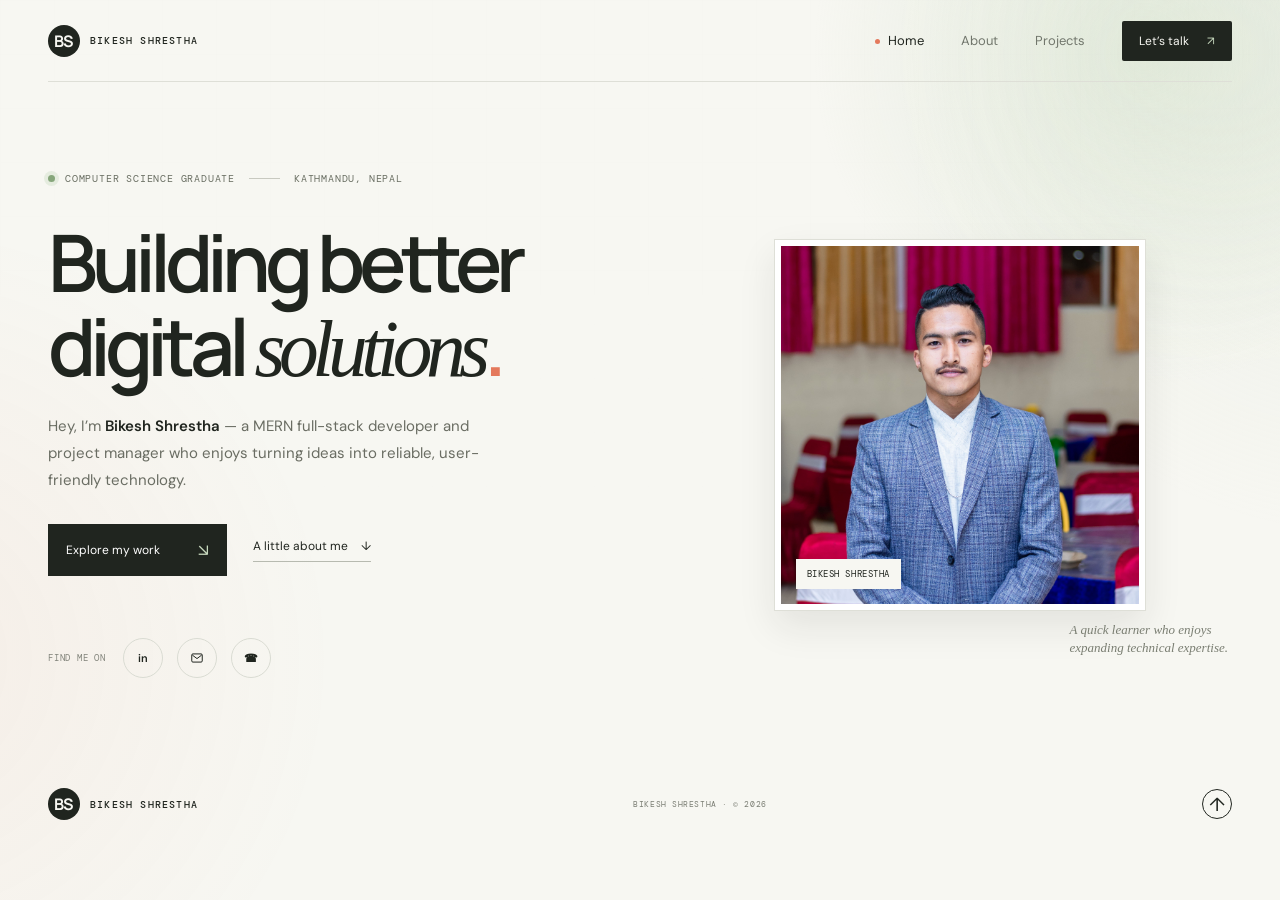
<file: index.html>
<!doctype html>
<html lang="en">
<head>
  <meta charset="utf-8">
  <meta name="viewport" content="width=device-width, initial-scale=1">
  <meta name="theme-color" content="#f7f7f2">
  <meta name="description" content="The portfolio of Bikesh Shrestha, Computer Science graduate, MERN full-stack developer, and project manager in Kathmandu, Nepal.">
  <title>Bikesh Shrestha — Portfolio</title>
  <link rel="preconnect" href="https://fonts.googleapis.com">
  <link rel="preconnect" href="https://fonts.gstatic.com" crossorigin>
  <link href="https://fonts.googleapis.com/css2?family=DM+Mono:wght@400;500&family=DM+Sans:wght@400;500;600;700&family=Manrope:wght@400;500;600;700;800&display=swap" rel="stylesheet">
  <link rel="stylesheet" href="styles.css">
  <script src="script.js" defer></script>
</head>
<body>
  <header class="site-header">
    <a class="brand" href="index.html" aria-label="Bikesh Shrestha home"><span class="brand-mark">BS</span><span>BIKESH SHRESTHA</span></a>
    <button class="menu-toggle" aria-expanded="false" aria-controls="site-nav" aria-label="Open navigation"><span></span><span></span></button>
    <nav id="site-nav" class="site-nav" aria-label="Main navigation">
      <a class="nav-link active" href="index.html">Home</a>
      <a class="nav-link" href="about.html">About</a>
      <a class="nav-link" href="projects.html">Projects</a>
      <a class="nav-contact" href="mailto:bikeshrestha777@gmail.com">Let’s talk <span>↗</span></a>
    </nav>
  </header>
  <main id="top">
    <section class="hero section-wrap" id="home">
      <div class="hero-copy">
        <p class="eyebrow"><span class="status-dot"></span> COMPUTER SCIENCE GRADUATE <span class="eyebrow-line"></span> KATHMANDU, NEPAL</p>
        <h1>Building better<br>digital <span class="serif-word">solutions</span><span class="accent">.</span></h1>
        <p class="hero-intro">Hey, I’m <strong>Bikesh Shrestha</strong> — a MERN full-stack developer and project manager who enjoys turning ideas into reliable, user-friendly technology.</p>
        <div class="hero-actions"><a class="button button-dark" href="projects.html">Explore my work <span>↘</span></a><a class="text-link" href="about.html">A little about me <span>↓</span></a></div>
        <div class="social-row" aria-label="Contact and social links">
          <span class="social-label">FIND ME ON</span>
          <a href="https://linkedin.com/in/bikesh-shrestha-b52650291" target="_blank" rel="noreferrer" aria-label="LinkedIn">in</a>
          <a href="mailto:bikeshrestha777@gmail.com" aria-label="Email"><svg viewBox="0 0 24 24" aria-hidden="true"><rect x="3" y="5" width="18" height="14" rx="2"/><path d="m4 7 8 6 8-6"/></svg></a>
          <a href="tel:+9779823297935" aria-label="Call Bikesh"><span>☎</span></a>
        </div>
      </div>
      <div class="hero-art">
        <div class="portrait-frame"><img class="portrait-photo" src="8CP_5719-min.jpg" alt="Portrait of Bikesh Shrestha"><span class="photo-name">BIKESH SHRESTHA</span></div>
        <span class="art-caption">A quick learner who enjoys<br>expanding technical expertise.</span>
      </div>
    </section>
  </main>
  <footer class="site-footer section-wrap"><a class="brand" href="index.html"><span class="brand-mark">BS</span><span>BIKESH SHRESTHA</span></a><span>BIKESH SHRESTHA · © <span id="year">2026</span></span><a class="back-to-top" href="#top" aria-label="Back to top">↑</a></footer>
</body>
</html>
</file>
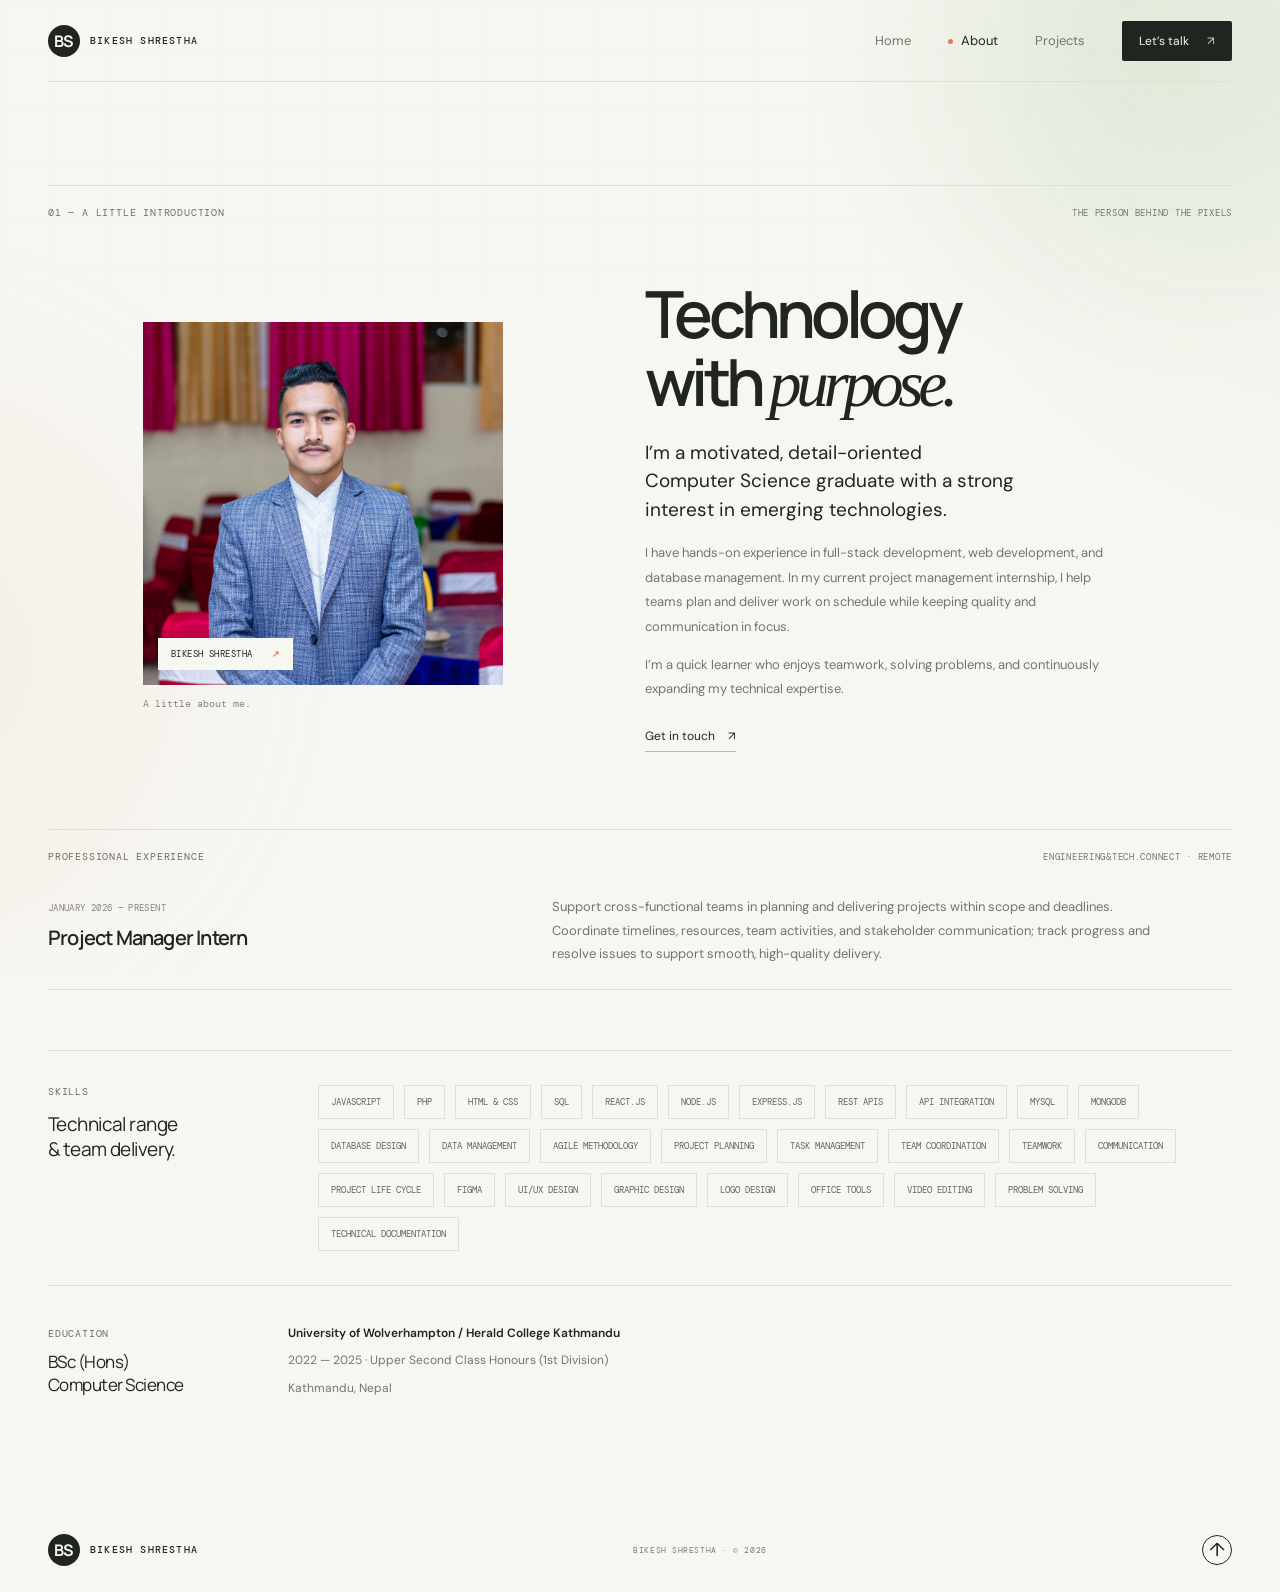
<file: about.html>
<!doctype html>
<html lang="en">
<head>
  <meta charset="utf-8">
  <meta name="viewport" content="width=device-width, initial-scale=1">
  <meta name="theme-color" content="#f7f7f2">
  <meta name="description" content="Get to know Bikesh Shrestha, his approach, skills, and favorite tools.">
  <title>About — Bikesh Shrestha</title>
  <link rel="preconnect" href="https://fonts.googleapis.com">
  <link rel="preconnect" href="https://fonts.gstatic.com" crossorigin>
  <link href="https://fonts.googleapis.com/css2?family=DM+Mono:wght@400;500&family=DM+Sans:wght@400;500;600;700&family=Manrope:wght@400;500;600;700;800&display=swap" rel="stylesheet">
  <link rel="stylesheet" href="styles.css">
  <script src="script.js" defer></script>
</head>
<body>
  <header class="site-header">
    <a class="brand" href="index.html"><span class="brand-mark">BS</span><span>BIKESH SHRESTHA</span></a>
    <button class="menu-toggle" aria-expanded="false" aria-controls="site-nav" aria-label="Open navigation"><span></span><span></span></button>
    <nav id="site-nav" class="site-nav" aria-label="Main navigation">
      <a class="nav-link" href="index.html">Home</a><a class="nav-link active" href="about.html">About</a><a class="nav-link" href="projects.html">Projects</a>
      <a class="nav-contact" href="mailto:bikeshrestha777@gmail.com">Let’s talk <span>↗</span></a>
    </nav>
  </header>
  <main class="page-main section-wrap" id="top">
    <section class="about">
      <div class="section-heading"><p class="eyebrow">01 — A LITTLE INTRODUCTION</p><span class="heading-aside">THE PERSON BEHIND THE PIXELS</span></div>
      <div class="about-grid">
        <div class="about-image-wrap"><div class="about-image"><img class="about-photo" src="8CP_5719-min.jpg" alt="Portrait of Bikesh Shrestha"><span class="image-badge">BIKESH SHRESTHA <b>↗</b></span></div><span class="image-footnote">A little about me.</span></div>
        <div class="about-copy"><h2>Technology<br>with <span class="serif-word">purpose.</span></h2><p class="about-lead">I’m a motivated, detail-oriented Computer Science graduate with a strong interest in emerging technologies.</p><p class="body-copy">I have hands-on experience in full-stack development, web development, and database management. In my current project management internship, I help teams plan and deliver work on schedule while keeping quality and communication in focus.</p><p class="body-copy">I’m a quick learner who enjoys teamwork, solving problems, and continuously expanding my technical expertise.</p><a class="text-link underlined" href="mailto:bikeshrestha777@gmail.com">Get in touch <span>↗</span></a></div>
      </div>
      <div class="resume-experience"><div class="section-heading"><p class="eyebrow">PROFESSIONAL EXPERIENCE</p><span class="heading-aside">ENGINEERING&amp;TECH.CONNECT · REMOTE</span></div><article class="resume-role"><div><span class="role-date">JANUARY 2026 — PRESENT</span><h3>Project Manager Intern</h3></div><p>Support cross-functional teams in planning and delivering projects within scope and deadlines. Coordinate timelines, resources, team activities, and stakeholder communication; track progress and resolve issues to support smooth, high-quality delivery.</p></article></div>
      <div class="skills-band"><div class="skills-intro"><span class="eyebrow">SKILLS</span><span>Technical range<br>&amp; team delivery.</span></div><div class="skills-list"><span>JAVASCRIPT</span><span>PHP</span><span>HTML &amp; CSS</span><span>SQL</span><span>REACT.JS</span><span>NODE.JS</span><span>EXPRESS.JS</span><span>REST APIS</span><span>API INTEGRATION</span><span>MYSQL</span><span>MONGODB</span><span>DATABASE DESIGN</span><span>DATA MANAGEMENT</span><span>AGILE METHODOLOGY</span><span>PROJECT PLANNING</span><span>TASK MANAGEMENT</span><span>TEAM COORDINATION</span><span>TEAMWORK</span><span>COMMUNICATION</span><span>PROJECT LIFE CYCLE</span><span>FIGMA</span><span>UI/UX DESIGN</span><span>GRAPHIC DESIGN</span><span>LOGO DESIGN</span><span>OFFICE TOOLS</span><span>VIDEO EDITING</span><span>PROBLEM SOLVING</span><span>TECHNICAL DOCUMENTATION</span></div></div>
      <div class="tools-row"><div class="tools-title"><span class="eyebrow">EDUCATION</span><span>BSc (Hons)<br>Computer Science</span></div><div class="education-detail"><strong>University of Wolverhampton / Herald College Kathmandu</strong><span>2022 — 2025 · Upper Second Class Honours (1st Division)</span><span>Kathmandu, Nepal</span></div></div>
    </section>
  </main>
  <footer class="site-footer section-wrap"><a class="brand" href="index.html"><span class="brand-mark">BS</span><span>BIKESH SHRESTHA</span></a><span>BIKESH SHRESTHA · © <span id="year">2026</span></span><a class="back-to-top" href="#top" aria-label="Back to top">↑</a></footer>
</body>
</html>
</file>
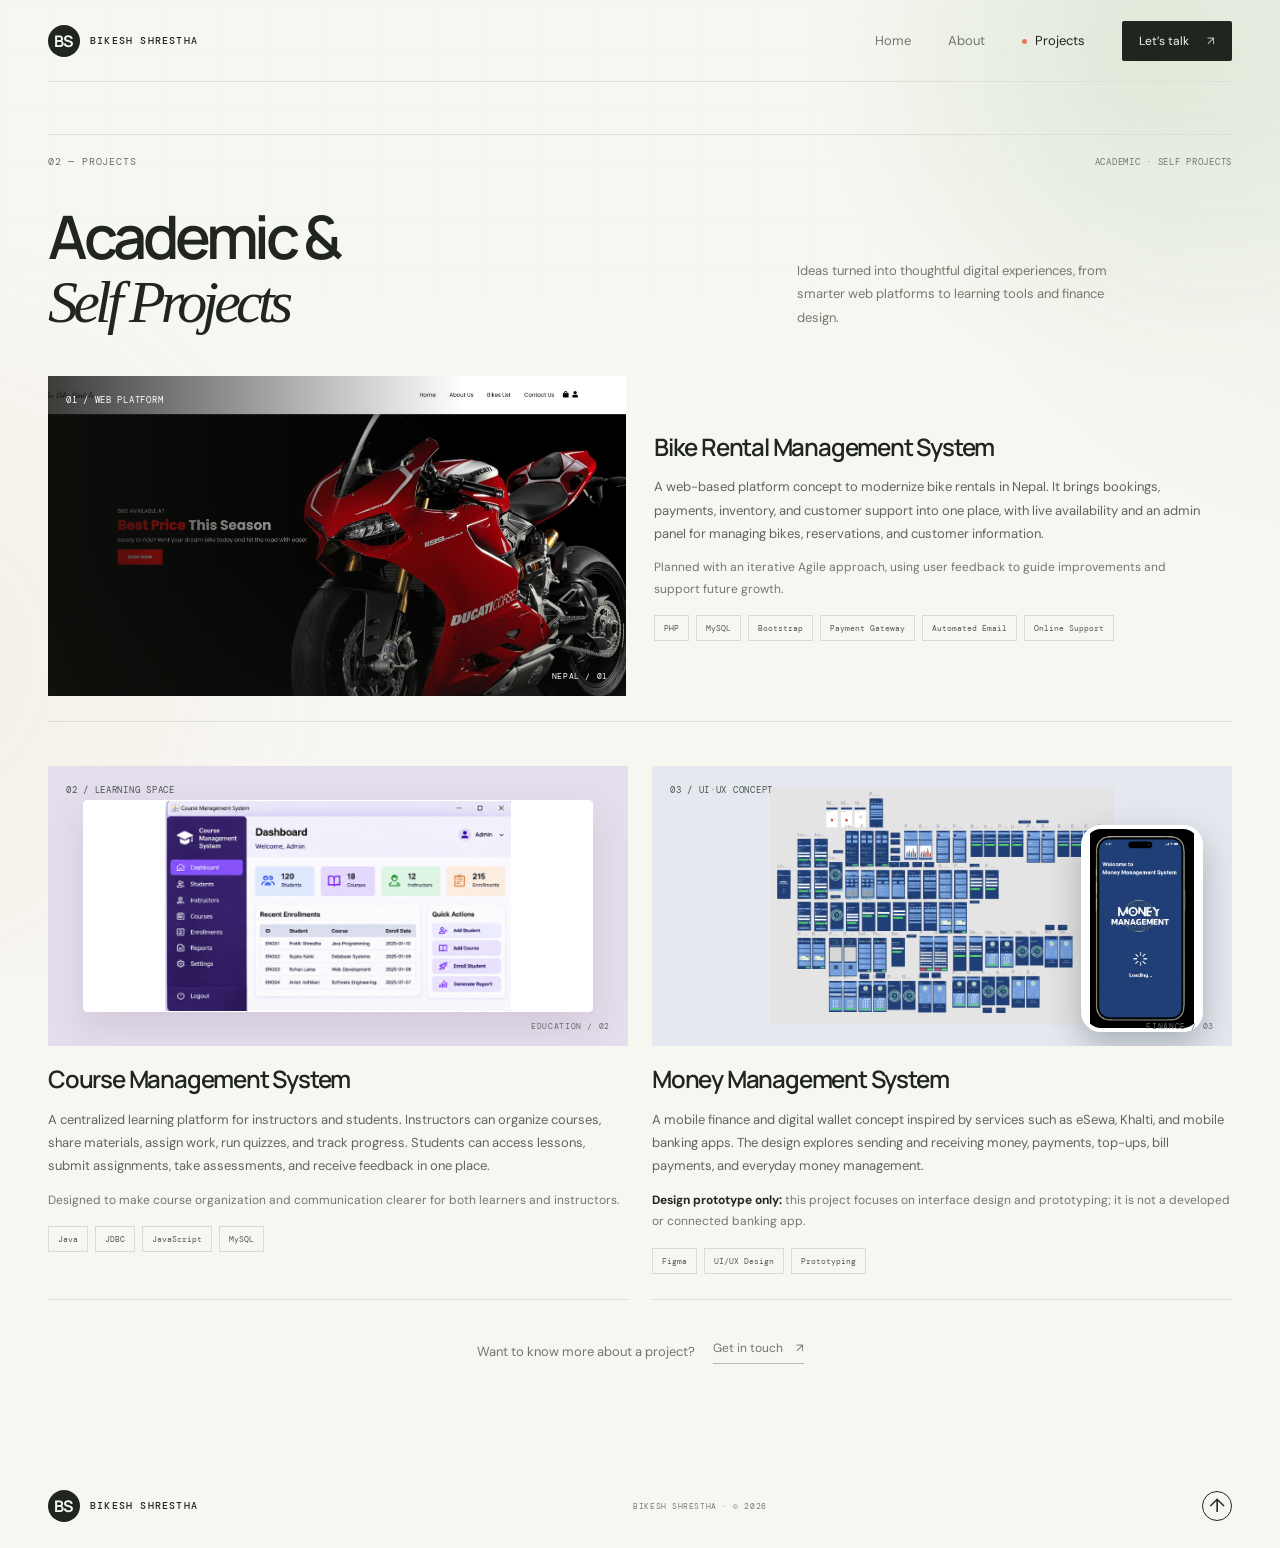
<file: projects.html>
<!doctype html>
<html lang="en">
<head>
  <meta charset="utf-8">
  <meta name="viewport" content="width=device-width, initial-scale=1">
  <meta name="theme-color" content="#f7f7f2">
  <meta name="description" content="Academic and self-initiated projects by Bikesh Shrestha.">
  <title>Academic &amp; Self Projects — Bikesh Shrestha</title>
  <link rel="preconnect" href="https://fonts.googleapis.com">
  <link rel="preconnect" href="https://fonts.gstatic.com" crossorigin>
  <link href="https://fonts.googleapis.com/css2?family=DM+Mono:wght@400;500&family=DM+Sans:wght@400;500;600;700&family=Manrope:wght@400;500;600;700;800&display=swap" rel="stylesheet">
  <link rel="stylesheet" href="styles.css">
  <script src="script.js" defer></script>
</head>
<body>
  <header class="site-header">
    <a class="brand" href="index.html"><span class="brand-mark">BS</span><span>BIKESH SHRESTHA</span></a>
    <button class="menu-toggle" aria-expanded="false" aria-controls="site-nav" aria-label="Open navigation"><span></span><span></span></button>
    <nav id="site-nav" class="site-nav" aria-label="Main navigation">
      <a class="nav-link" href="index.html">Home</a><a class="nav-link" href="about.html">About</a><a class="nav-link active" href="projects.html" aria-current="page">Projects</a>
      <a class="nav-contact" href="mailto:bikeshrestha777@gmail.com">Let’s talk <span>↗</span></a>
    </nav>
  </header>
  <main class="page-main section-wrap" id="top">
    <section class="projects academic-projects">
      <div class="section-heading"><p class="eyebrow">02 — PROJECTS</p><span class="heading-aside">ACADEMIC · SELF PROJECTS</span></div>
      <div class="projects-heading"><h1>Academic &amp;<br><span class="serif-word">Self Projects</span></h1><p>Ideas turned into thoughtful digital experiences, from smarter web platforms to learning tools and finance design.</p></div>
      <div class="academic-project-grid">
        <article class="academic-project academic-project-featured">
          <div class="academic-art bike-art">
            <img class="academic-photo bike-photo" src="Bike.jpg" alt="Bike rental website concept featuring a red motorcycle" fetchpriority="high" decoding="async">
            <span class="art-kicker">01 / WEB PLATFORM</span>
            <span class="art-index">NEPAL / 01</span>
          </div>
          <div class="academic-copy">
            <div class="academic-title"><h2>Bike Rental Management System</h2></div>
            <p>A web-based platform concept to modernize bike rentals in Nepal. It brings bookings, payments, inventory, and customer support into one place, with live availability and an admin panel for managing bikes, reservations, and customer information.</p>
            <p class="academic-detail">Planned with an iterative Agile approach, using user feedback to guide improvements and support future growth.</p>
            <div class="project-tags" aria-label="Project skills"><span>PHP</span><span>MySQL</span><span>Bootstrap</span><span>Payment Gateway</span><span>Automated Email</span><span>Online Support</span></div>
          </div>
        </article>

        <article class="academic-project">
          <div class="academic-art course-art">
            <span class="art-kicker">02 / LEARNING SPACE</span>
            <img class="academic-photo cms-photo" src="CMS.png" alt="Course Management System dashboard with courses, students, instructors, and enrollments" loading="lazy" decoding="async">
            <span class="art-index">EDUCATION / 02</span>
          </div>
          <div class="academic-copy">
            <div class="academic-title"><h2>Course Management System</h2></div>
            <p>A centralized learning platform for instructors and students. Instructors can organize courses, share materials, assign work, run quizzes, and track progress. Students can access lessons, submit assignments, take assessments, and receive feedback in one place.</p>
            <p class="academic-detail">Designed to make course organization and communication clearer for both learners and instructors.</p>
            <div class="project-tags" aria-label="Project skills"><span>Java</span><span>JDBC</span><span>JavaScript</span><span>MySQL</span></div>
          </div>
        </article>

        <article class="academic-project">
          <div class="academic-art wallet-art">
            <span class="art-kicker">03 / UI·UX CONCEPT</span>
            <img class="money-screens" src="MMS2.png" alt="Money Management System app screens and interface designs" loading="lazy" decoding="async">
            <img class="money-loading" src="MMS1.png" alt="Money Management System mobile loading screen" loading="lazy" decoding="async">
            <span class="art-index">FINANCE / 03</span>
          </div>
          <div class="academic-copy">
            <div class="academic-title"><h2>Money Management System</h2></div>
            <p>A mobile finance and digital wallet concept inspired by services such as eSewa, Khalti, and mobile banking apps. The design explores sending and receiving money, payments, top-ups, bill payments, and everyday money management.</p>
            <p class="academic-detail"><strong>Design prototype only:</strong> this project focuses on interface design and prototyping; it is not a developed or connected banking app.</p>
            <div class="project-tags" aria-label="Project skills"><span>Figma</span><span>UI/UX Design</span><span>Prototyping</span></div>
          </div>
        </article>
      </div>
      <div class="experience-cta"><span>Want to know more about a project?</span><a class="text-link" href="mailto:bikeshrestha777@gmail.com">Get in touch <span>↗</span></a></div>
    </section>
  </main>
  <footer class="site-footer section-wrap"><a class="brand" href="index.html"><span class="brand-mark">BS</span><span>BIKESH SHRESTHA</span></a><span>BIKESH SHRESTHA · © <span id="year">2026</span></span><a class="back-to-top" href="#top" aria-label="Back to top">↑</a></footer>
</body>
</html>
</file>
<file: styles.css>
/* Shared visual system for the three-page portfolio. */
:root {
  color-scheme: light;
  --paper: #f7f7f2;
  --ink: #20251f;
  --muted: #71766c;
  --line: #dedfd7;
  --green: #c6d8bd;
  --coral: #e4795c;
  --mono: "DM Mono", monospace;
  --sans: "DM Sans", sans-serif;
  --display: "Manrope", sans-serif;
}

* { box-sizing: border-box; }
html { scroll-behavior: smooth; scroll-padding-top: 90px; }
body { margin: 0; isolation: isolate; background: var(--paper); color: var(--ink); font-family: var(--sans); -webkit-font-smoothing: antialiased; }
body::before { content: ""; position: fixed; z-index: -1; inset: -8%; pointer-events: none; background: radial-gradient(460px circle at var(--pointer-x, 84%) var(--pointer-y, 12%), #c6d8bd66, transparent 72%), radial-gradient(42rem at 100% 12%, #d9e3d255, transparent 72%), radial-gradient(38rem at 0% 70%, #e4795c12, transparent 72%); animation: ambient-drift 24s ease-in-out infinite alternate; }
body::after { content: ""; position: fixed; z-index: -1; inset: 0; pointer-events: none; opacity: .16; background-image: linear-gradient(#8188790b 1px, transparent 1px), linear-gradient(90deg, #8188790b 1px, transparent 1px); background-size: 54px 54px; mask-image: linear-gradient(to bottom, black, transparent 80%); }
a { color: inherit; text-decoration: none; }
button { font: inherit; }
 :focus-visible { outline: 3px solid #708b6d; outline-offset: 4px; }
.section-wrap { width: min(1200px, calc(100% - 96px)); margin-inline: auto; }

.site-header { width: min(1320px, calc(100% - 96px)); height: 82px; margin: auto; display: flex; align-items: center; justify-content: space-between; border-bottom: 1px solid var(--line); position: relative; z-index: 5; }
.brand { display: inline-flex; align-items: center; gap: 10px; font: 500 10px var(--mono); letter-spacing: .12em; }
.brand-mark { display: grid; place-items: center; width: 32px; height: 32px; border-radius: 50%; background: var(--ink); color: var(--paper); font: 700 16px var(--display); letter-spacing: -.06em; }
.site-nav { display: flex; align-items: center; gap: 37px; }
.nav-link { color: var(--muted); font-size: 13px; transition: color .2s; }
.nav-link:hover, .nav-link.active { color: var(--ink); }
.nav-link.active::before { content: ""; display: inline-block; width: 5px; height: 5px; margin-right: 8px; border-radius: 50%; background: var(--coral); vertical-align: middle; }
.nav-contact { padding: 12px 17px; border-radius: 2px; background: var(--ink); color: var(--paper); font-size: 12px; transition: transform .2s, box-shadow .2s, background-color .2s; }
.nav-contact span { margin-left: 15px; color: var(--green); }
.menu-toggle { display: none; cursor: pointer; transition: background-color .2s, transform .2s; }

.hero { min-height: 680px; padding: 76px 0 70px; display: grid; grid-template-columns: 1.08fr .92fr; align-items: center; position: relative; }
.eyebrow { margin: 0; color: #696e62; font: 10px var(--mono); letter-spacing: .08em; }
.hero .eyebrow { display: flex; align-items: center; gap: 10px; }
.status-dot { width: 7px; height: 7px; border-radius: 50%; background: #86a67b; box-shadow: 0 0 0 4px #e5ecdf; }
.eyebrow-line { width: 31px; height: 1px; margin: 0 4px; background: #c8c9c0; }
.hero h1, .about h2, .projects-heading h1, .projects-heading h2, .contact h2 { margin: 35px 0 22px; font: 600 clamp(52px, 6.2vw, 82px)/1.05 var(--display); letter-spacing: -.075em; }
.serif-word { font-family: Georgia, "Times New Roman", serif; font-weight: 400; font-style: italic; letter-spacing: -.08em; }
.accent { color: var(--coral); }
.hero-intro { max-width: 440px; color: #6a6d63; font-size: 15px; line-height: 1.8; }
.hero-intro strong { color: var(--ink); font-weight: 600; }
.hero-actions { display: flex; align-items: center; gap: 26px; margin-top: 30px; }
.button { min-width: 179px; padding: 15px 18px; display: inline-flex; align-items: center; justify-content: space-between; gap: 25px; font-size: 12px; transition: transform .2s ease, box-shadow .2s ease, background-color .2s ease; }
.button span { font-size: 17px; }
.button-dark { background: var(--ink); color: white; }
.button-dark span { color: var(--green); }
.button-light { min-width: 147px; background: var(--paper); }
.button-light span { color: var(--coral); }
.text-link { padding-bottom: 7px; border-bottom: 1px solid #b7bab0; font-size: 12px; transition: color .2s, border-color .2s; }
.text-link span { display: inline-block; margin-left: 10px; transition: transform .2s; }
.social-row { display: flex; align-items: center; gap: 14px; margin-top: 62px; }
.social-label { margin-right: 3px; color: #82847b; font: 9px var(--mono); letter-spacing: .09em; }
.social-row a { width: 40px; height: 40px; display: grid; place-items: center; border: 1px solid #d9dbd2; border-radius: 50%; font: 600 11px var(--sans); transition: background .2s, color .2s, transform .2s, box-shadow .2s; }
.social-row a:hover { background: var(--ink); color: white; }
.social-row svg { width: 14px; height: 14px; fill: currentColor; stroke: none; }
.social-row a:nth-last-child(-n+2) svg { fill: none; stroke: currentColor; stroke-width: 1.7; }
.social-row svg .fill-dot { fill: currentColor; stroke: none; }

.hero-art { height: 475px; display: grid; place-items: center; position: relative; }
.portrait-frame { width: min(370px, 85%); aspect-ratio: 1; height: auto; overflow: hidden; position: relative; border: 6px solid #fff; outline: 1px solid var(--line); background: #e6e8d9; box-shadow: 0 16px 36px #20251f18; }
.portrait-photo { width: 100%; height: 100%; display: block; position: absolute; inset: 0; object-fit: cover; object-position: center 43%; transition: transform .5s cubic-bezier(.2,.7,.2,1); }
.photo-name { position: absolute; z-index: 3; bottom: 15px; left: 15px; padding: 9px 11px; background: var(--paper); color: var(--ink); font: 9px var(--mono); letter-spacing: .06em; }
.portrait-glow { width: 280px; height: 280px; position: absolute; top: 42px; left: 50%; transform: translateX(-50%); border-radius: 50%; background: #d6dfc8; }
.portrait-sun { width: 75px; height: 75px; position: absolute; top: 47px; right: 37px; border-radius: 50%; background: #e6a171; }
.portrait-person { position: absolute; inset: 88px 0 0; display: flex; align-items: center; flex-direction: column; }
.portrait-hair { width: 149px; height: 163px; position: absolute; top: 18px; z-index: 2; border-radius: 49% 49% 42% 42%; background: #382d28; }
.portrait-face { width: 127px; height: 145px; position: absolute; top: 44px; z-index: 2; border-radius: 45% 45% 48% 48%; background: #d89670; }
.eye { width: 5px; height: 5px; position: absolute; top: 66px; border-radius: 50%; background: #42332b; }
.eye-left { left: 32px; } .eye-right { right: 32px; }
.nose { height: 20px; position: absolute; top: 68px; left: 59px; border-left: 1px solid #bf7958; }
.smile { width: 28px; height: 9px; position: absolute; top: 104px; left: 49px; border-bottom: 2px solid #843f3b; border-radius: 50%; }
.portrait-neck { width: 48px; height: 47px; position: absolute; top: 168px; z-index: 1; background: #c98360; }
.portrait-shirt { width: 240px; height: 186px; position: absolute; top: 196px; border-radius: 48% 48% 0 0; background: #597462; }
.portrait-plant { position: absolute; z-index: 2; color: #799174; font-size: 43px; }
.plant-one { top: 230px; left: 35px; } .plant-two { top: 278px; right: 33px; color: #ba7860; font-size: 32px; }
.photo-note { position: absolute; bottom: 18px; left: 18px; font: 9px/1.7 var(--mono); letter-spacing: .08em; }
.photo-note small { color: #666a61; font: 9px var(--sans); letter-spacing: 0; }
.frame-index { position: absolute; right: 16px; bottom: 20px; color: #77796f; font: 9px var(--mono); }
.art-caption { position: absolute; right: 4px; bottom: 5px; color: #797d71; font: italic 13px/1.4 Georgia, serif; }
.hero-bottom { position: absolute; right: 0; bottom: 26px; left: 0; display: flex; align-items: center; gap: 14px; color: #85877e; font: 9px var(--mono); letter-spacing: .07em; }
.hero-bottom span:last-child { margin-left: auto; }
.scroll-rule { width: 45px; height: 1px; background: #c6c8be; }

.section-heading { display: flex; align-items: center; justify-content: space-between; padding-top: 20px; border-top: 1px solid var(--line); }
.heading-aside { color: #73776d; font: 9px var(--mono); letter-spacing: .08em; }
.about { padding-top: 51px; }
.about-grid { display: grid; grid-template-columns: .9fr 1.1fr; align-items: center; gap: 100px; padding: 61px 8% 77px; }
.about-image-wrap { max-width: 360px; }
.about-image { height: 363px; position: relative; overflow: hidden; background: #e9d3b9; }
.about-photo { width: 100%; height: 100%; display: block; object-fit: cover; object-position: center 43%; }
.about-image-shape { width: 265px; height: 265px; position: absolute; top: 48px; left: 45px; border-radius: 50%; background: #d19b77; }
.about-person { position: absolute; top: 40px; right: 0; left: 0; display: flex; align-items: center; flex-direction: column; }
.about-head { width: 123px; height: 148px; position: absolute; top: 15px; z-index: 1; border-radius: 48% 48% 43% 43%; background: #3e332e; }
.about-body { width: 228px; height: 242px; position: absolute; top: 131px; border-radius: 48% 48% 0 0; background: #827ba0; }
.image-badge { position: absolute; bottom: 15px; left: 15px; padding: 10px 13px; background: var(--paper); font: 9px var(--mono); letter-spacing: .05em; }
.image-badge b { margin-left: 14px; color: var(--coral); }
.image-footnote { display: block; margin-top: 12px; color: #82847a; font: 10px var(--mono); }
.about h2 { margin: 0 0 20px; font-size: 65px; }
.about-copy { max-width: 460px; }
.about-lead { max-width: 370px; margin: 0 0 17px; font-size: 19px; line-height: 1.5; }
.body-copy { color: #73766c; font-size: 13px; line-height: 1.9; }
.underlined { display: inline-block; margin-top: 13px; }
.skills-band { display: grid; grid-template-columns: 220px 1fr; gap: 50px; padding: 34px 0; border-top: 1px solid var(--line); border-bottom: 1px solid var(--line); }
.skills-intro { display: flex; flex-direction: column; gap: 14px; font: 19px/1.3 var(--display); letter-spacing: -.03em; }
.skills-list { display: flex; align-content: center; flex-wrap: wrap; gap: 10px; }
.skills-list span { padding: 10px 12px; border: 1px solid #dfe0d8; color: #62665c; font: 9px var(--mono); }
.resume-experience { margin: 0 0 60px; }
.resume-experience > .section-heading { margin-bottom: 8px; }
.resume-role { display: grid; grid-template-columns: .8fr 1.2fr; gap: 50px; padding: 24px 0; border-bottom: 1px solid var(--line); }
.role-date { color: #85877e; font: 9px var(--mono); letter-spacing: .04em; }
.resume-role h3 { margin: 8px 0 0; font: 600 20px var(--display); letter-spacing: -.04em; }
.resume-role p { max-width: 600px; margin: 0; color: var(--muted); font-size: 13px; line-height: 1.8; }
.tools-row { display: grid; grid-template-columns: 1.55fr repeat(6, 1fr); align-items: center; gap: 13px; padding: 38px 0 90px; }
.tools-title { display: flex; flex-direction: column; gap: 10px; font: 17px var(--display); letter-spacing: -.03em; }
.tool { display: flex; align-items: center; flex-direction: column; gap: 9px; color: #64675e; font-size: 10px; }
.tool-icon { width: 35px; height: 35px; display: grid; place-items: center; border: 1px solid #e0e1d9; border-radius: 9px; background: white; font: 600 15px var(--display); }
.figma { color: #ed7960; } .code { color: #597462; font: 10px var(--mono); } .react { color: #5bafca; } .git { color: #dc6f50; } .notion { color: #222; } .ps { color: #465cad; }

.projects { padding: 10px 0 100px; }
.projects-heading { display: flex; align-items: end; justify-content: space-between; padding: 37px 0 42px; }
.projects-heading h1, .projects-heading h2 { margin: 0; font-size: 60px; }
.projects-heading p { max-width: 340px; margin: 0 8% 5px 0; color: #77796f; font-size: 13px; line-height: 1.8; }
.project-grid { display: grid; grid-template-columns: 1fr 1fr; gap: 46px 24px; }
.project-wide { grid-column: span 2; }
.project-image { height: 330px; display: block; position: relative; overflow: hidden; }
.project-wide .project-image { height: 430px; }
.project-aurora { background: #d2ddca; } .project-lilac { background: #d8cce0; } .project-peach { background: #e8c9b4; }
.mock-browser { position: absolute; inset: 35px 8% 0; transform: rotate(-1deg); background: #faf9f3; box-shadow: 0 14px 40px #6371532a; }
.browser-top { height: 31px; display: flex; align-items: center; gap: 5px; padding: 0 12px; background: #eeeee8; color: #85877c; font: 8px var(--mono); }
.browser-top i { width: 6px; height: 6px; border-radius: 50%; background: #d69378; } .browser-top i:nth-child(2) { background: #d3bd8c; } .browser-top i:nth-child(3) { background: #93a990; } .browser-top span { margin: auto; }
.northstar-page { padding: 18px 35px 10px; }
.mock-brand { font: 700 14px var(--display); letter-spacing: -.06em; } .mock-brand span { font-size: 8px; vertical-align: top; }
.northstar-hero { height: 260px; display: flex; align-items: center; justify-content: space-between; padding: 0 7%; }
.northstar-hero > span { font: 700 clamp(31px, 5vw, 62px)/.95 var(--display); letter-spacing: -.08em; }
.northstar-hero em { color: #899679; font: italic 400 Georgia, serif; }
.northstar-orbit { width: 145px; height: 145px; display: grid; place-items: center; transform: rotate(-14deg); border: 1px solid #9ba68c; border-radius: 50%; color: #616d58; font: 10px var(--mono); }
.northstar-orbit b { font: italic 52px Georgia, serif; }
.northstar-bottom { display: flex; justify-content: space-between; padding: 12px 0; border-top: 1px solid #d9d9ce; font: 8px var(--mono); letter-spacing: .08em; }
.project-arrow { width: 34px; height: 34px; position: absolute; top: 18px; right: 18px; display: grid; place-items: center; border-radius: 50%; background: var(--paper); font-size: 16px; transition: transform .2s; }
.project-image:hover .project-arrow { transform: rotate(45deg); }
.common-card { position: absolute; inset: 22px 10%; overflow: hidden; padding: 17px 20px; background: #f5f0e8; }
.common-nav, .goodkind-top, .goodkind-bottom { display: flex; align-items: center; justify-content: space-between; font: 8px var(--mono); letter-spacing: .07em; }
.common-nav span:first-child { font: 700 18px var(--display); letter-spacing: -.1em; }
.common-copy { position: absolute; top: 83px; left: 22px; font: 600 39px/.95 var(--display); letter-spacing: -.08em; }
.common-copy em { color: #997d9b; font: italic 400 Georgia, serif; }
.common-circle { width: 151px; height: 151px; position: absolute; top: 95px; right: 21px; display: flex; align-items: center; justify-content: center; flex-direction: column; border-radius: 50%; background: #d5c6d9; text-align: center; font: 9px/1.5 var(--mono); letter-spacing: .1em; }
.common-circle b { color: #7c6382; font-size: 31px; }
.common-foot { position: absolute; bottom: 15px; left: 20px; font: 7px var(--mono); }
.goodkind-card { position: absolute; inset: 22px 10%; overflow: hidden; padding: 17px 20px; background: #f4ebe0; }
.goodkind-top span:first-child { font: 600 17px var(--display); letter-spacing: -.06em; }
.goodkind-center { position: absolute; inset: 55px 20px 42px; display: flex; align-items: center; justify-content: space-around; }
.goodkind-center > span { font: 600 29px/1.05 var(--display); letter-spacing: -.07em; }
.goodkind-center i { color: #a35d44; font: italic 400 Georgia, serif; }
.goodkind-bottle { width: 72px; height: 150px; position: relative; display: flex; align-items: center; justify-content: center; flex-direction: column; border-radius: 9px 9px 17px 17px; background: #c59b71; box-shadow: inset 9px 0 #d1ad88; color: #f6ede0; text-align: center; font: 10px var(--mono); }
.goodkind-bottle::before { content: ""; width: 30px; height: 23px; position: absolute; top: -22px; left: 21px; border-radius: 4px 4px 0 0; background: #5c5947; }
.goodkind-bottle b { font: 700 12px/1.2 var(--display); } .goodkind-bottle span { margin-top: 8px; font-size: 6px; line-height: 1.4; }
.goodkind-bottom { position: absolute; right: 20px; bottom: 15px; left: 20px; }
.project-meta { display: grid; grid-template-columns: 1fr 1.2fr 38px; align-items: start; gap: 15px; padding-top: 15px; }
.project-type { color: #686d63; font: 8px var(--mono); }
.project-meta h3 { margin: 6px 0; font: 600 19px var(--display); letter-spacing: -.04em; }
.project-meta p { margin: 4px 0; color: #77796f; font-size: 11px; line-height: 1.7; }
.project-year { padding-top: 3px; color: #8b8c84; text-align: right; font: 9px var(--mono); }
.project-note { margin: 42px 0 0; color: #8a8b82; text-align: center; font: 8px var(--mono); letter-spacing: .08em; }
.education-detail { display: flex; grid-column: span 6; flex-direction: column; gap: 8px; color: var(--muted); font-size: 12px; line-height: 1.6; }
.education-detail strong { color: var(--ink); font-weight: 600; }
.experience-grid { display: grid; grid-template-columns: 1fr 1fr; gap: 24px; }
.experience-card { min-width: 0; }
.experience-visual { height: 325px; position: relative; overflow: hidden; display: flex; align-items: center; justify-content: center; transition: transform .3s ease, box-shadow .3s ease; }
.project-mern { background: #dce7d8; }
.project-lead { background: #e7ddd4; }
.experience-number { position: absolute; top: 18px; left: 20px; color: #666f64; font: 9px var(--mono); letter-spacing: .08em; }
.code-window { width: min(380px, 83%); padding-bottom: 18px; transform: rotate(-2deg); background: #252e2a; box-shadow: 0 18px 35px #34443730; }
.code-window-bar { height: 35px; display: flex; align-items: center; gap: 5px; padding: 0 13px; background: #303b35; }
.code-window-bar i { width: 7px; height: 7px; border-radius: 50%; background: #e47f68; }
.code-window-bar i:nth-child(2) { background: #d9b86b; } .code-window-bar i:nth-child(3) { background: #8eb18c; }
.code-window-bar span { margin: auto; color: #b0b9ae; font: 9px var(--mono); }
.code-lines { display: flex; flex-direction: column; gap: 13px; padding: 23px 19px 8px; color: #e0e7df; font: 11px var(--mono); }
.code-lines b { color: #d6a1c2; } .code-lines em { color: #f0ce83; font-style: normal; } .code-lines strong { color: #8ec8bd; } .code-lines i { color: #b5d28d; font-style: normal; } .code-lines u { color: #f0ce83; text-decoration: none; }
.stack-chips { position: absolute; right: 16px; bottom: 16px; display: flex; gap: 7px; }
.stack-chips span { padding: 7px 9px; border: 1px solid #ffffff86; color: #4e6251; font: 8px var(--mono); }
.delivery-map { width: 83%; display: flex; align-items: center; justify-content: space-between; position: relative; z-index: 1; }
.delivery-step { width: 102px; min-height: 123px; padding: 13px 10px; display: flex; align-items: flex-start; flex-direction: column; justify-content: space-between; background: #f7f4ed; box-shadow: 0 8px 20px #5a4e3e12; }
.delivery-step > span { color: #9c806d; font: 9px var(--mono); }
.delivery-step b { font: 700 12px var(--display); letter-spacing: .02em; }
.delivery-step small { color: var(--muted); font: 8px var(--mono); }
.delivery-map > i { width: 20px; height: 1px; background: #a68e7c; }
.delivery-mark { position: absolute; right: 22px; bottom: 15px; color: #d2b6a2; font-size: 54px; }
.experience-meta { display: grid; grid-template-columns: 1fr 1fr; gap: 18px; padding-top: 18px; }
.experience-meta h3 { margin: 8px 0 5px; font: 600 19px var(--display); letter-spacing: -.045em; }
.experience-company { color: #888a81; font-size: 11px; }
.experience-meta p { margin: 0; color: var(--muted); font-size: 12px; line-height: 1.8; }
.experience-cta { display: flex; justify-content: center; align-items: center; gap: 18px; margin-top: 40px; color: var(--muted); font-size: 13px; }

.academic-project-grid { display: grid; grid-template-columns: repeat(2, minmax(0, 1fr)); gap: 44px 24px; }
.academic-project { min-width: 0; border-bottom: 1px solid var(--line); padding-bottom: 25px; transition: transform .3s ease; }
.academic-project:hover { transform: translateY(-3px); }
.academic-project-featured { grid-column: 1 / -1; display: grid; grid-template-columns: 1fr 1fr; align-items: center; gap: 28px; }
.academic-art { height: 280px; position: relative; overflow: hidden; display: flex; align-items: center; justify-content: center; transition: box-shadow .3s ease; }
.academic-project:hover .academic-art { box-shadow: 0 14px 30px #20251f18; }
.bike-art { min-height: 320px; background: #20251f; color: white; }
.academic-photo { display: block; }
.bike-photo { width: 100%; height: 100%; position: absolute; inset: 0; object-fit: cover; object-position: center 48%; }
.bike-art::after { content: ""; position: absolute; inset: 0; pointer-events: none; background: linear-gradient(90deg, #10120ed1, transparent 72%), linear-gradient(0deg, #10120e66, transparent 45%); }
.bike-art .art-kicker, .bike-art .art-index { z-index: 1; color: white; }
.course-art { background: #e5ddec; color: #554a62; }
.cms-photo { width: min(88%, 520px); max-height: 76%; object-fit: contain; border: 1px solid #ffffff; border-radius: 4px; background: white; box-shadow: 0 16px 36px #4d3c5c20; }
.wallet-art { background: #e5e9ef; color: #30405b; }
.art-kicker, .art-index { position: absolute; z-index: 2; color: #45574a; font: 9px var(--mono); letter-spacing: .08em; }
.art-kicker { top: 18px; left: 18px; }
.art-index { right: 18px; bottom: 15px; color: #647068; font-size: 8px; }
.bike-drawing { width: min(78%, 420px); overflow: visible; stroke: currentColor; stroke-width: 4; stroke-linecap: round; stroke-linejoin: round; }
.bike-tag { position: absolute; padding: 8px 10px; border: 1px solid #63766555; background: #f7f7f2b8; color: #38483b; font: 8px var(--mono); letter-spacing: .05em; }
.bike-tag-one { top: 61px; right: 7%; }
.bike-tag-two { bottom: 36px; left: 8%; }
.course-window { width: min(300px, 76%); padding: 18px; transform: rotate(2deg); background: #f8f6f1; box-shadow: 0 16px 36px #4d3c5c20; }
.course-top { display: flex; justify-content: space-between; padding-bottom: 12px; border-bottom: 1px solid #e6e1e8; color: #7d7486; font: 8px var(--mono); }
.course-title { margin: 16px 0 13px; color: #28232e; font: 700 26px/1.02 var(--display); letter-spacing: -.06em; }
.course-title em { color: #8a769e; font: italic 400 Georgia, serif; }
.course-meter { height: 4px; margin-bottom: 14px; background: #eeeaf0; }
.course-meter span { width: 63%; height: 100%; display: block; background: #a293b6; }
.course-row { display: flex; align-items: center; gap: 8px; padding: 8px 0; border-top: 1px solid #ece8ed; color: #50485a; font-size: 9px; }
.course-row i { width: 18px; height: 18px; display: grid; place-items: center; border-radius: 50%; background: #eee9f1; font-size: 8px; font-style: normal; }
.course-row b { margin-left: auto; color: #8b7c9b; }
.money-screens { width: 91%; height: 85%; object-fit: contain; }
.money-loading { width: 21%; height: 74%; position: absolute; right: 5%; bottom: 5%; object-fit: contain; border: 4px solid #fff; border-radius: 20px; background: #fff; box-shadow: 0 14px 35px #1f2a3c4d; }
.wallet-phone { width: 184px; min-height: 274px; position: relative; padding: 21px 13px 13px; transform: rotate(-3deg); border: 5px solid #3b3430; border-radius: 24px; background: #faf7f0; box-shadow: 0 17px 32px #513c302b; color: #302c29; }
.wallet-notch { width: 54px; height: 10px; position: absolute; top: 4px; left: calc(50% - 27px); border-radius: 0 0 8px 8px; background: #3b3430; }
.wallet-greeting { font-size: 8px; line-height: 1.5; }
.wallet-greeting b { font-size: 10px; }
.wallet-balance { margin-top: 11px; padding: 10px; border-radius: 9px; background: #455d4c; color: #f8f7f1; }
.wallet-balance span, .wallet-balance small { display: block; opacity: .8; font: 6px var(--mono); }
.wallet-balance b { display: block; margin: 5px 0; font: 600 15px var(--display); }
.wallet-actions, .wallet-labels { display: grid; grid-template-columns: repeat(4, 1fr); gap: 7px; margin-top: 10px; text-align: center; }
.wallet-actions i { width: 26px; height: 26px; display: grid; place-items: center; justify-self: center; border-radius: 50%; background: #e8eee6; color: #455d4c; font: normal 12px var(--sans); }
.wallet-labels { margin-top: 4px; color: #66615c; font-size: 6px; }
.wallet-activity { display: flex; justify-content: space-between; margin-top: 13px; padding-top: 9px; border-top: 1px solid #e8e3dc; font: 6px var(--mono); }
.wallet-activity b { color: #6e806e; font-weight: 400; }
.wallet-transaction { display: flex; align-items: center; gap: 7px; margin-top: 9px; font-size: 6px; }
.wallet-transaction > i { width: 20px; height: 20px; display: grid; place-items: center; border-radius: 50%; background: #f0eae1; font: normal 9px var(--sans); }
.wallet-transaction span { flex: 1; }
.wallet-transaction small { display: block; margin-top: 2px; color: #837a70; font-size: 5px; }
.wallet-transaction > b { font: 6px var(--mono); }
.academic-copy { padding-top: 17px; }
.academic-project-featured .academic-copy { padding: 8px 20px 8px 0; }
.academic-title { display: grid; grid-template-columns: 1fr auto; align-items: center; gap: 8px; }
.academic-title .project-type { font-size: 9px; letter-spacing: .05em; }
.academic-title h2 { grid-column: 1 / -1; margin: 2px 0 3px; font: 600 24px/1.15 var(--display); letter-spacing: -.05em; }
.academic-number { color: #777c70; font: 9px var(--mono); }
.academic-copy > p { margin: 12px 0 0; color: #5f655c; font-size: 13px; line-height: 1.8; }
.academic-copy > .academic-detail { color: #72776d; font-size: 12px; }
.academic-detail strong { color: var(--ink); }
.project-tags { display: flex; flex-wrap: wrap; gap: 7px; margin-top: 15px; }
.project-tags span { padding: 7px 9px; border: 1px solid #d9dbd2; color: #52584f; font: 8px var(--mono); }

.contact { width: 100%; max-width: none; background: #dfe6d8; }
.contact-inner { width: min(1200px, calc(100% - 96px)); min-height: 353px; margin: auto; padding: 57px 0; position: relative; overflow: hidden; }
.contact h2 { margin: 21px 0 22px; font-size: 68px; }
.contact-decoration { position: absolute; top: 39px; right: 9%; transform: rotate(-17deg); color: #c1ceb8; font-size: 235px; line-height: 1; }
.contact-phone { display: inline-block; margin-left: 17px; color: #64695f; font: 11px var(--mono); }
.site-footer { min-height: 84px; display: flex; align-items: center; justify-content: space-between; }
.site-footer > span, .site-footer > a:last-child { color: #7a7d73; font: 8px var(--mono); letter-spacing: .07em; }
.site-footer > a:last-child:hover { color: var(--ink); }
.site-footer > a.back-to-top { width: 30px; height: 30px; display: grid; place-items: center; border: 1px solid var(--ink); border-radius: 50%; color: var(--ink); font: 19px/1 var(--sans); letter-spacing: 0; text-decoration: none; transition: background .25s ease, color .25s ease, transform .25s ease; }
.site-footer > a.back-to-top:hover { background: var(--ink); color: var(--paper); transform: translateY(-3px); }
.home-page .about, .home-page .projects { display: none; }
.page-main { min-height: 70vh; padding-top: 52px; }
.page-main .about { padding-bottom: 20px; }
.page-main .projects { padding-top: 0; }

@media (min-width: 1440px) { .hero { min-height: 740px; } .hero-art { height: 520px; } .portrait-frame { width: 410px; } }
@media (max-width: 900px) {
  .section-wrap, .site-header { width: calc(100% - 56px); }
  .hero { min-height: 620px; grid-template-columns: 1fr 1fr; padding-top: 55px; }
  .hero h1 { font-size: clamp(48px, 7vw, 66px); }
  .hero-art { height: 415px; } .portrait-frame { width: min(365px, 85%); }
  .about-grid { gap: 48px; padding-right: 4%; padding-left: 4%; }
  .resume-role { grid-template-columns: 1fr 1.2fr; gap: 25px; }
  .tools-row { grid-template-columns: repeat(4, 1fr); row-gap: 25px; }
  .tools-title { grid-column: span 4; }
  .project-image { height: 290px; } .project-wide .project-image { height: 365px; }
  .academic-project-featured { gap: 18px; }
  .academic-title h2 { font-size: 21px; }
  .contact-inner { width: calc(100% - 56px); }
}
@media (max-width: 640px) {
  html { scroll-padding-top: 70px; }
  .section-wrap, .site-header, .contact-inner { width: calc(100% - 40px); }
  .site-header { height: 70px; }
  .menu-toggle { width: 44px; height: 44px; display: flex; align-items: center; justify-content: center; flex-direction: column; gap: 5px; padding: 8px; border: 0; border-radius: 50%; background: transparent; }
  .menu-toggle span { width: 21px; height: 1px; background: var(--ink); transition: transform .2s; }
  .menu-toggle:hover { transform: scale(1.05); background: #e8ede5; }
  .menu-toggle:hover span:first-child { transform: translateY(-1px); }
  .site-nav { display: none; position: absolute; top: 69px; right: -20px; left: -20px; align-items: stretch; flex-direction: column; gap: 20px; padding: 22px 20px 25px; border-bottom: 1px solid var(--line); background: var(--paper); }
  .site-nav.open { display: flex; } .nav-contact { align-self: flex-start; }
  .hero { min-height: 0; display: flex; align-items: stretch; flex-direction: column; padding: 55px 0 75px; }
  .hero-copy { position: relative; z-index: 1; }
  .hero h1 { margin: 29px 0 16px; font-size: clamp(52px, 14vw, 76px); }
  .hero-intro { max-width: 390px; font-size: 14px; }
  .hero-actions { gap: 18px; }
  .hero-art { height: 415px; margin: 15px 0 12px; }
  .portrait-frame { width: min(340px, 84%); }
  .art-caption { right: 1px; bottom: -5px; }
  .hero-bottom { bottom: 22px; }
  .about { padding-top: 38px; } .heading-aside { font-size: 7px; }
  .about-grid { grid-template-columns: 1fr; gap: 36px; padding: 40px 0 50px; }
  .resume-role { grid-template-columns: 1fr; gap: 12px; }
  .about-image-wrap { width: 100%; max-width: 390px; }
  .about-image { height: 325px; }
  .about-image-shape { left: 50%; transform: translateX(-50%); }
  .about h2 { font-size: 57px; } .about-lead { font-size: 18px; }
  .skills-band { grid-template-columns: 1fr; gap: 23px; }
  .skills-intro { font-size: 18px; }
  .tools-row { grid-template-columns: repeat(3, 1fr); padding: 30px 0 65px; }
  .tools-title { grid-column: span 3; }
  .projects { padding-bottom: 65px; }
  .projects-heading { display: block; padding: 30px 0; }
  .projects-heading h1, .projects-heading h2 { font-size: 48px; }
  .page-main .projects-heading h1, .page-main .projects-heading h2 { font-size: clamp(39px, 10vw, 49px); }
  .projects-heading p { margin: 19px 0 0; }
  .project-grid { grid-template-columns: 1fr; gap: 35px; }
  .experience-grid { grid-template-columns: 1fr; gap: 42px; }
  .academic-project-grid { grid-template-columns: 1fr; gap: 33px; }
  .academic-project-featured { grid-column: auto; grid-template-columns: 1fr; gap: 0; }
  .academic-art { height: 255px; }
  .bike-art { min-height: 275px; }
  .academic-project-featured .academic-copy { padding: 18px 0 0; }
  .academic-copy > p { font-size: 12px; }
  .experience-visual { height: 290px; }
  .experience-meta { grid-template-columns: 1fr; gap: 10px; }
  .delivery-map { width: 90%; }
  .delivery-step { width: 90px; }
  .delivery-map > i { width: 10px; }
  .education-detail { grid-column: span 2; }
  .project-wide { grid-column: auto; }
  .project-wide .project-image, .project-image { height: 300px; }
  .northstar-page { padding: 15px 20px; }
  .northstar-hero { height: 190px; padding: 0 3%; }
  .northstar-orbit { width: 98px; height: 98px; } .northstar-orbit b { font-size: 37px; }
  .common-card, .goodkind-card { inset: 19px 7%; }
  .project-meta { grid-template-columns: 1fr 42px; }
  .project-meta > p { grid-column: 1 / -1; grid-row: 2; margin: 0; }
  .project-year { grid-column: 2; grid-row: 1; }
  .page-main { padding-top: 35px; }
  .contact-inner { min-height: 330px; padding: 51px 0; }
  .contact h2 { font-size: 61px; }
  .contact-decoration { top: 60px; right: -9%; font-size: 180px; }
  .contact-phone { display: block; margin: 16px 0 0; }
  .site-footer { min-height: 90px; flex-wrap: wrap; gap: 12px; padding: 20px 0; }
  .site-footer > span { order: 3; width: 100%; }
}
@media (prefers-reduced-motion: reduce) { html { scroll-behavior: auto; } *, *::before, *::after { transition: none !important; } }

/* Gentle motion, visible focus, and consistent interaction feedback. */
@keyframes ambient-drift { from { transform: translate3d(-1.2%, -1%, 0) scale(1); } to { transform: translate3d(1.2%, 1%, 0) scale(1.04); } }
.brand-mark { transition: transform .25s ease, background-color .25s ease; }
.button:hover, .nav-contact:hover { transform: translateY(-3px); box-shadow: 0 10px 24px #20251f24; background-color: #384138; }
.button:active, .nav-contact:active { transform: translateY(-1px) scale(.985); }
.text-link:hover { color: #466148; border-color: #708b6d; }
.text-link:hover span { transform: translate(3px, -2px); }
.social-row a:hover { transform: translateY(-3px); box-shadow: 0 5px 12px #20251f20; }
.brand:hover .brand-mark { transform: rotate(-8deg) scale(1.07); background: #465548; }
.portrait-frame:hover .portrait-photo { transform: scale(1.035); }
.experience-card:hover .experience-visual { transform: translateY(-4px); box-shadow: 0 14px 28px #20251f16; }
.project-arrow:hover { background: var(--ink); color: white; }
.nav-link { transition: color .2s, transform .2s; }
.nav-link:hover { transform: translateY(-1px); }
.status-dot { animation: status-pulse 2.8s ease-in-out infinite; }
@keyframes status-pulse { 50% { box-shadow: 0 0 0 7px #e5ecdf88; } }
.reveal { opacity: 0; transform: translateY(18px); transition: opacity .65s ease var(--reveal-delay, 0ms), transform .65s cubic-bezier(.2,.7,.2,1) var(--reveal-delay, 0ms); }
.reveal.is-visible { opacity: 1; transform: translateY(0); }
@media (hover: none) { .button:hover, .nav-contact:hover, .social-row a:hover { transform: none; box-shadow: none; } }
@media (prefers-reduced-motion: reduce) {
  body::before, .status-dot { animation: none !important; }
  .reveal { opacity: 1; transform: none; transition: none; }
  .button:hover, .nav-contact:hover, .social-row a:hover { transform: none; }
}
</file>
